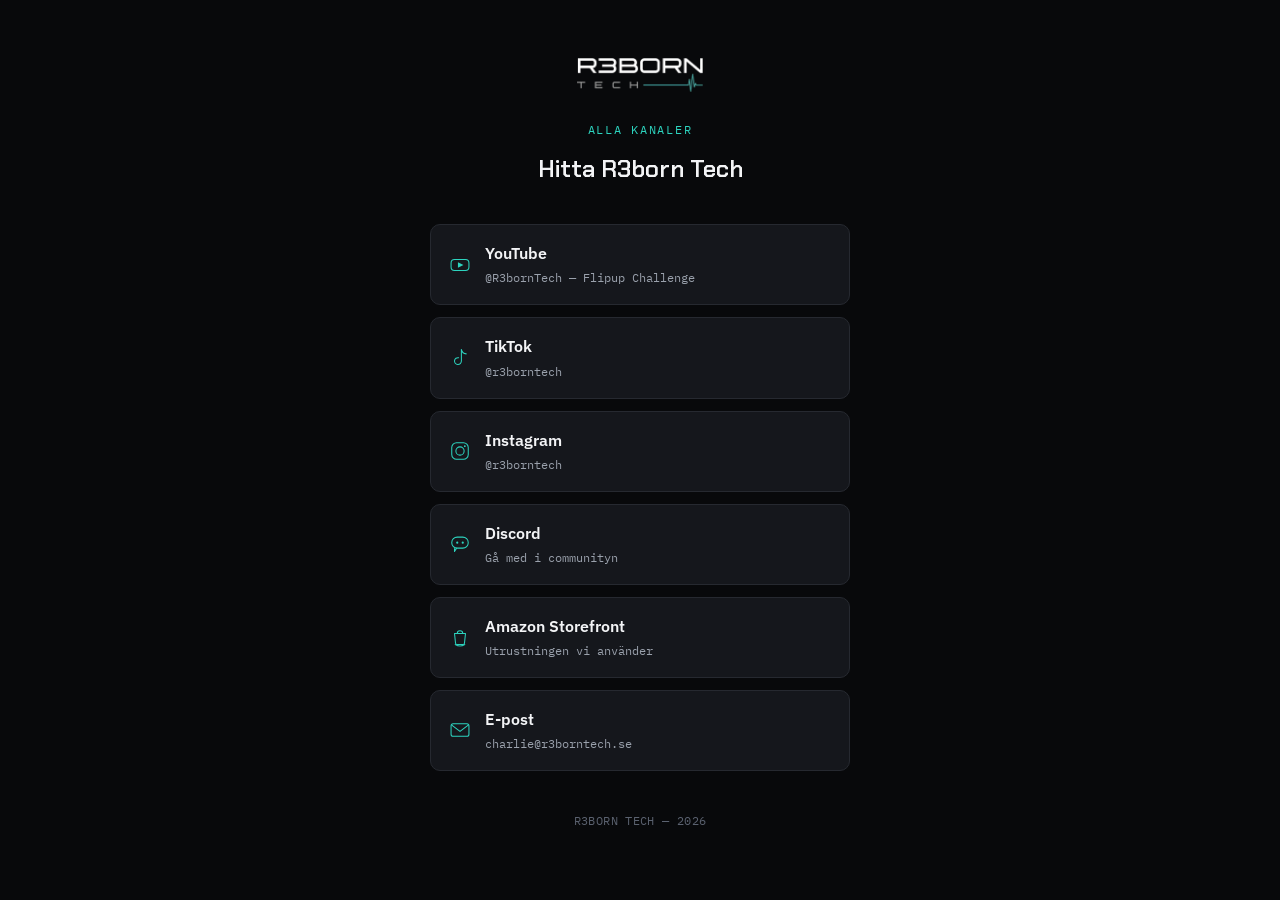
<file: links.html>
<!DOCTYPE html>
<html lang="sv">
<head>
<meta charset="UTF-8">
<meta name="viewport" content="width=device-width, initial-scale=1.0">
<title>R3born Tech — Länkar</title>
<meta name="robots" content="noindex">
<link rel="icon" href="data:image/svg+xml,%3Csvg xmlns='http://www.w3.org/2000/svg' viewBox='0 0 32 32'%3E%3Crect width='32' height='32' rx='7' fill='%2308090b'/%3E%3Cpath d='M4 16h8l3-9 4 18 3-9h8' stroke='%232dd4bf' stroke-width='3' fill='none' stroke-linecap='round' stroke-linejoin='round'/%3E%3C/svg%3E">
<link rel="preconnect" href="https://fonts.googleapis.com">
<link rel="preconnect" href="https://fonts.gstatic.com" crossorigin>
<link href="https://fonts.googleapis.com/css2?family=Chakra+Petch:wght@500;600;700&family=IBM+Plex+Sans:wght@400;500;600&family=IBM+Plex+Mono:wght@400;500;600&display=swap" rel="stylesheet">
<link rel="stylesheet" href="style.css">
<style>
body {
  min-height: 100vh;
  display: flex;
  align-items: center;
  justify-content: center;
  padding: 56px 24px;
}

.links-page {
  max-width: 420px;
  width: 100%;
  text-align: center;
  position: relative;
}

.links-logo {
  height: 34px;
  margin: 0 auto 28px;
  display: block;
}

.links-eyebrow {
  font-family: var(--font-mono);
  font-size: 0.78rem;
  letter-spacing: 0.14em;
  text-transform: uppercase;
  color: var(--pulse);
  margin: 0 0 10px;
}

.links-title {
  font-family: var(--font-display);
  font-weight: 600;
  font-size: 1.5rem;
  margin: 0 0 36px;
}

.link-list {
  display: flex;
  flex-direction: column;
  gap: 12px;
}

.link-card {
  display: flex;
  align-items: center;
  gap: 14px;
  padding: 16px 18px;
  border: 1px solid var(--border);
  border-radius: var(--radius);
  background: var(--panel);
  text-decoration: none;
  color: var(--text);
  text-align: left;
  transition: border-color 0.15s ease, transform 0.12s ease;
}

.link-card:hover,
.link-card:focus-visible {
  border-color: var(--pulse);
  transform: translateY(-1px);
}

.link-icon {
  width: 22px;
  height: 22px;
  color: var(--pulse);
  flex-shrink: 0;
}

.link-text { min-width: 0; }

.link-name {
  font-weight: 600;
  font-size: 0.98rem;
  margin: 0 0 2px;
}

.link-sub {
  font-family: var(--font-mono);
  font-size: 0.78rem;
  color: var(--text-dim);
  margin: 0;
}

.links-footer {
  margin-top: 40px;
  font-family: var(--font-mono);
  font-size: 0.75rem;
  color: var(--text-faint);
  letter-spacing: 0.03em;
}
</style>
</head>
<body>

<div class="links-page">
  <img class="links-logo" src="logo.png" alt="R3born Tech">
  <p class="links-eyebrow">Alla kanaler</p>
  <h1 class="links-title">Hitta R3born Tech</h1>

  <div class="link-list">
    <a class="link-card" href="https://www.youtube.com/@R3bornTech" target="_blank" rel="noopener">
      <svg class="link-icon" viewBox="0 0 32 32" fill="none" stroke="currentColor" stroke-width="1.5" stroke-linejoin="round" aria-hidden="true">
        <rect x="3" y="8" width="26" height="16" rx="5"/>
        <path d="M13 12l8 4-8 4z" fill="currentColor" stroke="none"/>
      </svg>
      <div class="link-text">
        <p class="link-name">YouTube</p>
        <p class="link-sub">@R3bornTech — Flipup Challenge</p>
      </div>
    </a>

    <a class="link-card" href="https://www.tiktok.com/@r3borntech" target="_blank" rel="noopener">
      <svg class="link-icon" viewBox="0 0 32 32" fill="none" stroke="currentColor" stroke-width="1.5" stroke-linecap="round" stroke-linejoin="round" aria-hidden="true">
        <path d="M18 4v16.5a5 5 0 11-4-4.9"/>
        <path d="M18 4c1 3.4 3.4 5.6 7 6"/>
      </svg>
      <div class="link-text">
        <p class="link-name">TikTok</p>
        <p class="link-sub">@r3borntech</p>
      </div>
    </a>

    <a class="link-card" href="https://www.instagram.com/r3borntech" target="_blank" rel="noopener">
      <svg class="link-icon" viewBox="0 0 32 32" fill="none" stroke="currentColor" stroke-width="1.5" aria-hidden="true">
        <rect x="4" y="4" width="24" height="24" rx="7"/>
        <circle cx="16" cy="16" r="6"/>
        <circle cx="23" cy="9" r="1.3" fill="currentColor" stroke="none"/>
      </svg>
      <div class="link-text">
        <p class="link-name">Instagram</p>
        <p class="link-sub">@r3borntech</p>
      </div>
    </a>

    <a class="link-card" href="https://discord.gg/mMFt8sPgMx" target="_blank" rel="noopener">
      <svg class="link-icon" viewBox="0 0 32 32" fill="none" stroke="currentColor" stroke-width="1.5" stroke-linejoin="round" aria-hidden="true">
        <rect x="4" y="6" width="24" height="16" rx="8"/>
        <path d="M11 22l-3 5v-5"/>
        <circle cx="12" cy="14" r="1.6" fill="currentColor" stroke="none"/>
        <circle cx="20" cy="14" r="1.6" fill="currentColor" stroke="none"/>
      </svg>
      <div class="link-text">
        <p class="link-name">Discord</p>
        <p class="link-sub">Gå med i communityn</p>
      </div>
    </a>

    <a class="link-card" href="https://www.amazon.se/shop/r3borntech" target="_blank" rel="noopener">
      <svg class="link-icon" viewBox="0 0 32 32" fill="none" stroke="currentColor" stroke-width="1.5" stroke-linecap="round" stroke-linejoin="round" aria-hidden="true">
        <path d="M8 11h16l-1.5 14a2 2 0 01-2 1.8h-9a2 2 0 01-2-1.8L8 11z"/>
        <path d="M12 11a4 4 0 018 0"/>
        <path d="M9 27c4 2.4 10 2.4 14 0" opacity=".9"/>
      </svg>
      <div class="link-text">
        <p class="link-name">Amazon Storefront</p>
        <p class="link-sub">Utrustningen vi använder</p>
      </div>
    </a>

    <a class="link-card" href="mailto:charlie@r3borntech.se">
      <svg class="link-icon" viewBox="0 0 32 32" fill="none" stroke="currentColor" stroke-width="1.5" stroke-linejoin="round" aria-hidden="true">
        <rect x="3" y="7" width="26" height="18" rx="3"/>
        <path d="M4 9l12 9 12-9"/>
      </svg>
      <div class="link-text">
        <p class="link-name">E-post</p>
        <p class="link-sub">charlie@r3borntech.se</p>
      </div>
    </a>
  </div>

  <p class="links-footer">R3BORN TECH — <span id="year"></span></p>
</div>

<script>
document.getElementById("year").textContent = new Date().getFullYear();
</script>
</body>
</html>
</file>
<file: style.css>
:root {
  --bg: #08090b;
  --bg-alt: #101216;
  --panel: #15171c;
  --panel-2: #1b1e24;
  --pulse: #2dd4bf;
  --pulse-dim: #14b8a6;
  --pulse-glow: rgba(45, 212, 191, 0.14);
  --text: #f3f4f6;
  --text-dim: #9aa1ac;
  --text-faint: #5b6270;
  --border: #262930;
  --border-soft: #1d2027;
  --danger: #f87171;
  --radius: 10px;
  --radius-sm: 6px;
  --max-width: 1120px;
  --font-display: 'Chakra Petch', 'Arial Narrow', sans-serif;
  --font-body: 'IBM Plex Sans', -apple-system, BlinkMacSystemFont, 'Segoe UI', Roboto, Helvetica, Arial, sans-serif;
  --font-mono: 'IBM Plex Mono', 'SFMono-Regular', Consolas, monospace;
}

* { box-sizing: border-box; }

html { scroll-behavior: smooth; }

body {
  margin: 0;
  background: var(--bg);
  color: var(--text);
  font-family: var(--font-body);
  line-height: 1.6;
  -webkit-font-smoothing: antialiased;
}

img { max-width: 100%; }

.wrap {
  max-width: var(--max-width);
  margin: 0 auto;
  padding: 0 24px;
}

/* Header */
.site-header {
  position: sticky;
  top: 0;
  z-index: 30;
  background: rgba(8, 9, 11, 0.9);
  backdrop-filter: blur(6px);
  border-bottom: 1px solid var(--border-soft);
}

.header-inner {
  display: flex;
  align-items: center;
  justify-content: space-between;
  height: 68px;
  max-width: var(--max-width);
  margin: 0 auto;
  padding: 0 24px;
}

.logo {
  display: flex;
  align-items: center;
  text-decoration: none;
}

.logo-img {
  height: 26px;
  width: auto;
  display: block;
}

.nav {
  display: flex;
  gap: 28px;
}

.nav a {
  color: var(--text-dim);
  text-decoration: none;
  font-family: var(--font-mono);
  font-size: 0.82rem;
  letter-spacing: 0.03em;
  text-transform: uppercase;
  transition: color 0.15s ease;
}

.nav a:hover,
.nav a:focus-visible {
  color: var(--pulse);
}

.nav-toggle {
  display: none;
  background: none;
  border: none;
  color: var(--text);
  font-size: 1.5rem;
  cursor: pointer;
}

/* Buttons */
.btn {
  display: inline-block;
  padding: 12px 26px;
  border-radius: var(--radius-sm);
  text-decoration: none;
  font-weight: 600;
  font-size: 0.95rem;
  transition: transform 0.12s ease, background 0.15s ease, color 0.15s ease, border-color 0.15s ease;
}

.btn:hover { transform: translateY(-1px); }

.btn-primary {
  background: var(--pulse);
  color: #06201c;
  border: 1px solid var(--pulse);
}

.btn-primary:hover {
  background: var(--pulse-dim);
  border-color: var(--pulse-dim);
}

.btn-outline {
  border: 1px solid var(--border);
  color: var(--text);
}

.btn-outline:hover {
  border-color: var(--pulse);
  color: var(--pulse);
}

/* Hero */
.hero {
  position: relative;
  padding: 88px 0 96px;
  overflow: hidden;
}

.hero-glow {
  position: absolute;
  inset: 0;
  background: radial-gradient(ellipse 70% 55% at 20% 10%, var(--pulse-glow), transparent 60%);
  pointer-events: none;
}

.circuit-bg {
  position: absolute;
  inset: 0;
  width: 100%;
  height: 100%;
  color: var(--pulse);
  opacity: 0.07;
  pointer-events: none;
}

.hero-inner {
  position: relative;
  display: grid;
  grid-template-columns: 1.05fr 0.95fr;
  gap: 48px;
  align-items: center;
}

.eyebrow {
  font-family: var(--font-mono);
  font-size: 0.78rem;
  letter-spacing: 0.14em;
  text-transform: uppercase;
  color: var(--pulse);
  margin: 0 0 16px;
}

.hero h1 {
  font-family: var(--font-display);
  font-weight: 700;
  font-size: clamp(2rem, 4.2vw, 3.1rem);
  letter-spacing: 0.01em;
  text-wrap: balance;
  margin: 0 0 20px;
}

.hero-sub {
  color: var(--text-dim);
  max-width: 46ch;
  margin: 0 0 32px;
  font-size: 1.05rem;
}

.hero-actions {
  display: flex;
  gap: 16px;
  flex-wrap: wrap;
}

.hero-visual {
  display: flex;
  justify-content: center;
  align-items: center;
}

.tower-illustration {
  width: min(320px, 80vw);
  height: auto;
}

/* Sections */
.section {
  padding: 64px 0;
}

.section-alt {
  background: var(--bg-alt);
  border-top: 1px solid var(--border-soft);
  border-bottom: 1px solid var(--border-soft);
}

.section-head {
  display: flex;
  align-items: baseline;
  gap: 14px;
  margin-bottom: 10px;
}

.section-num {
  font-family: var(--font-mono);
  font-size: 0.8rem;
  color: var(--pulse);
}

.section h2 {
  font-family: var(--font-display);
  font-weight: 600;
  font-size: clamp(1.4rem, 2.6vw, 1.9rem);
  margin: 0;
  text-wrap: balance;
}

.section-lede {
  color: var(--text-dim);
  max-width: 60ch;
  margin: 0 0 36px;
}

/* Service cards */
.service-grid {
  display: grid;
  grid-template-columns: repeat(auto-fit, minmax(220px, 1fr));
  gap: 18px;
}

.service-card {
  border: 1px solid var(--border);
  border-radius: var(--radius);
  padding: 22px 22px 24px;
  background: var(--panel);
}

.service-icon {
  width: 30px;
  height: 30px;
  color: var(--pulse);
  margin-bottom: 14px;
}

.service-card h3 {
  font-family: var(--font-display);
  font-weight: 600;
  font-size: 1.02rem;
  margin: 0 0 6px;
}

.service-card p {
  color: var(--text-dim);
  font-size: 0.9rem;
  margin: 0;
}

/* Component strip */
.component-strip {
  display: flex;
  flex-wrap: wrap;
  gap: 14px;
}

.component-chip {
  display: flex;
  align-items: center;
  gap: 10px;
  border: 1px solid var(--border);
  border-radius: 100px;
  padding: 10px 18px 10px 14px;
  background: var(--panel);
}

.component-chip svg {
  width: 22px;
  height: 22px;
  color: var(--text-dim);
  flex-shrink: 0;
}

.component-chip span {
  font-family: var(--font-mono);
  font-size: 0.8rem;
  letter-spacing: 0.04em;
  text-transform: uppercase;
  color: var(--text-dim);
}

/* YouTube section */
.youtube-section {
  text-align: center;
}

.youtube-section .section-lede {
  margin-left: auto;
  margin-right: auto;
}

.youtube-section .section-head {
  justify-content: center;
}

.latest-video {
  margin: 8px auto 28px;
  max-width: 400px;
}

.video-card {
  display: block;
  text-decoration: none;
  background: var(--bg);
  border: 1px solid var(--border);
  border-radius: var(--radius);
  overflow: hidden;
  transition: border-color 0.15s ease;
  text-align: left;
}

.video-card:hover {
  border-color: var(--pulse);
}

.video-card img {
  display: block;
  width: 100%;
  height: auto;
}

.video-card-label {
  display: block;
  padding: 12px 14px 0;
  color: var(--pulse);
  font-family: var(--font-mono);
  font-size: 0.75rem;
  font-weight: 500;
  text-transform: uppercase;
  letter-spacing: 0.06em;
}

.video-card-title {
  display: block;
  padding: 4px 14px 14px;
  color: var(--text);
  font-size: 0.95rem;
  font-weight: 600;
}

/* Contact form */
.contact-form {
  max-width: 480px;
  margin-top: 8px;
  display: flex;
  flex-direction: column;
  gap: 16px;
}

.contact-form label {
  display: flex;
  flex-direction: column;
  gap: 6px;
  font-size: 0.88rem;
  color: var(--text-dim);
}

.contact-form input,
.contact-form textarea {
  background: var(--panel);
  border: 1px solid var(--border);
  border-radius: var(--radius-sm);
  padding: 10px 12px;
  color: var(--text);
  font-size: 0.95rem;
  font-family: inherit;
  resize: vertical;
}

.contact-form input:focus,
.contact-form textarea:focus {
  outline: none;
  border-color: var(--pulse);
}

.contact-form button {
  align-self: flex-start;
  border: none;
  cursor: pointer;
}

.contact-form button:disabled {
  opacity: 0.6;
  cursor: default;
}

.contact-status {
  margin: 0;
  font-size: 0.9rem;
  min-height: 1.2em;
}

.contact-status.success { color: var(--pulse); }
.contact-status.error { color: var(--danger); }

.contact-yt {
  margin-top: 32px;
}

/* Footer */
.site-footer {
  border-top: 1px solid var(--border-soft);
  padding: 28px 0;
  text-align: center;
  color: var(--text-faint);
  font-family: var(--font-mono);
  font-size: 0.8rem;
  letter-spacing: 0.03em;
}

/* Mobile */
@media (max-width: 860px) {
  .hero-inner {
    grid-template-columns: 1fr;
  }

  .hero-visual {
    order: -1;
  }

  .tower-illustration {
    width: min(220px, 60vw);
  }

  .hero {
    padding: 48px 0 64px;
    text-align: left;
  }
}

@media (max-width: 720px) {
  .nav {
    position: absolute;
    top: 68px;
    left: 0;
    right: 0;
    background: var(--bg);
    border-bottom: 1px solid var(--border-soft);
    flex-direction: column;
    padding: 16px 24px;
    gap: 16px;
    display: none;
  }

  .nav.open {
    display: flex;
  }

  .nav-toggle {
    display: block;
  }
}
</file>
